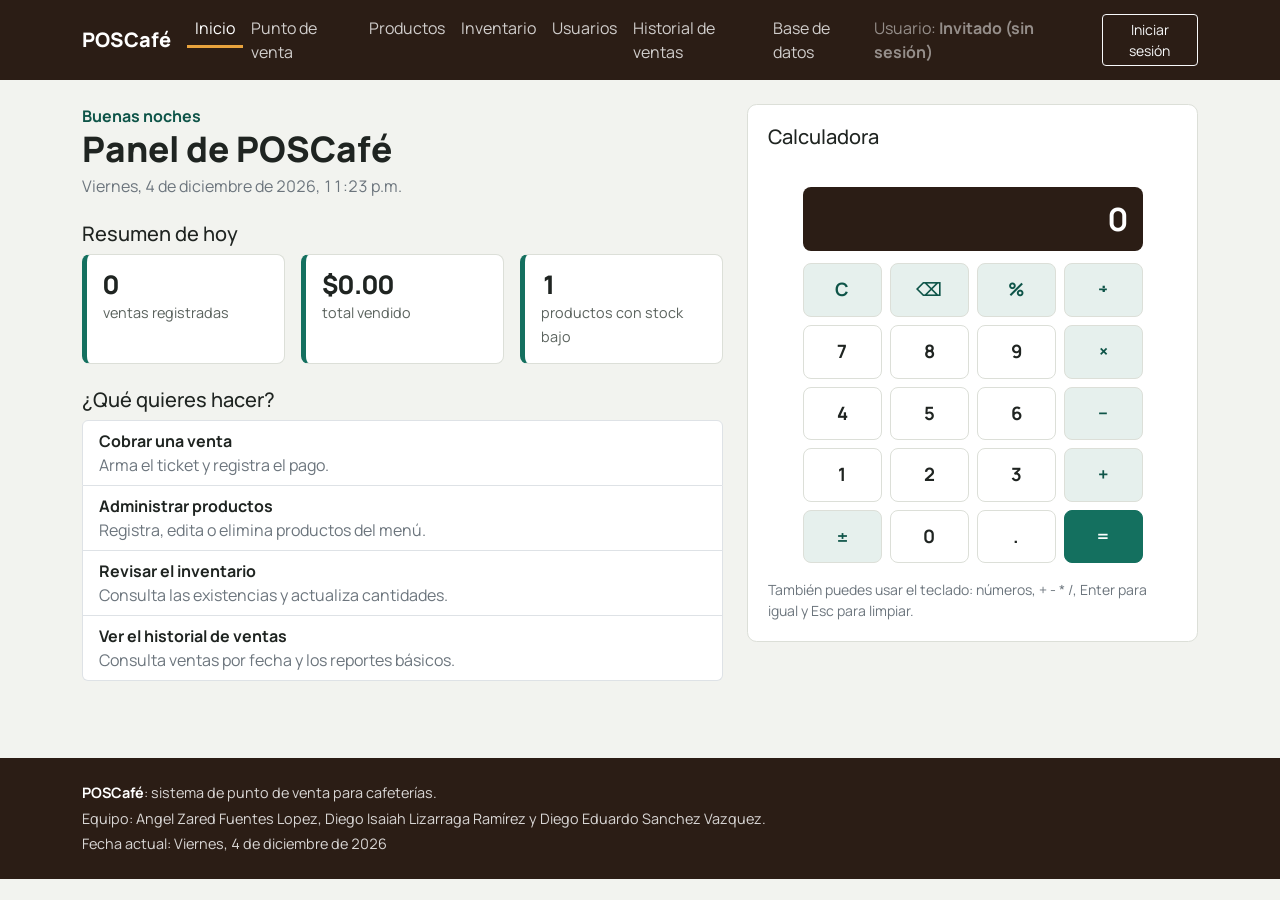
<file: index.html>
<!DOCTYPE html>
<html lang="es">
<head>
  <meta charset="utf-8">
  <meta name="viewport" content="width=device-width, initial-scale=1">
  <title>Inicio | POSCafé</title>
  <link rel="preconnect" href="https://fonts.googleapis.com">
  <link rel="preconnect" href="https://fonts.gstatic.com" crossorigin>
  <link rel="stylesheet" href="https://fonts.googleapis.com/css2?family=Manrope:wght@400;500;600;700;800&amp;display=swap">
  <link rel="stylesheet" href="https://cdn.jsdelivr.net/npm/bootstrap@5.3.3/dist/css/bootstrap.min.css">
  <link rel="stylesheet" href="css/estilos.css">
</head>
<body>
  <header>
    <nav class="navbar navbar-expand-lg navbar-dark menu-principal" aria-label="Menú principal">
      <div class="container">
        <a class="navbar-brand" href="index.html">POSCafé</a>
        <button class="navbar-toggler" type="button" data-bs-toggle="collapse" data-bs-target="#menu" aria-controls="menu" aria-expanded="false" aria-label="Abrir o cerrar el menú">
          <span class="navbar-toggler-icon"></span>
        </button>
        <div class="collapse navbar-collapse" id="menu">
          <ul class="navbar-nav me-auto mb-2 mb-lg-0">
          <li class="nav-item"><a class="nav-link active" aria-current="page" href="index.html">Inicio</a></li>
          <li class="nav-item"><a class="nav-link" href="pos.html">Punto de venta</a></li>
          <li class="nav-item"><a class="nav-link" href="productos.html">Productos</a></li>
          <li class="nav-item"><a class="nav-link" href="inventario.html">Inventario</a></li>
          <li class="nav-item"><a class="nav-link" href="usuarios.html">Usuarios</a></li>
          <li class="nav-item"><a class="nav-link" href="ventas.html">Historial de ventas</a></li>
          <li class="nav-item"><a class="nav-link" href="base-datos.html">Base de datos</a></li>
          </ul>
          <div id="zona-sesion" class="d-flex align-items-center"></div>
        </div>
      </div>
    </nav>
  </header>

  <div id="avisos" class="avisos" aria-live="polite"></div>

  <main class="container py-4">
    <div class="row g-4">
      <div class="col-lg-7">
        <p class="saludo" data-saludo></p>
        <h1 class="mb-1">Panel de POSCafé</h1>
        <p class="text-secondary mb-4"><span data-fecha></span>, <span data-hora></span></p>

        <h2 class="h5">Resumen de hoy</h2>
        <div class="row g-3 mb-4">
          <div class="col-sm-4"><div class="dato"><span class="dato-valor" id="res-ventas">0</span><span class="dato-etiqueta">ventas registradas</span></div></div>
          <div class="col-sm-4"><div class="dato"><span class="dato-valor" id="res-total">$0.00</span><span class="dato-etiqueta">total vendido</span></div></div>
          <div class="col-sm-4"><div class="dato"><span class="dato-valor" id="res-stock">0</span><span class="dato-etiqueta">productos con stock bajo</span></div></div>
        </div>

        <h2 class="h5">¿Qué quieres hacer?</h2>
        <div class="list-group">
          <a class="list-group-item list-group-item-action" href="pos.html"><strong>Cobrar una venta</strong><br><span class="text-secondary">Arma el ticket y registra el pago.</span></a>
          <a class="list-group-item list-group-item-action" href="productos.html"><strong>Administrar productos</strong><br><span class="text-secondary">Registra, edita o elimina productos del menú.</span></a>
          <a class="list-group-item list-group-item-action" href="inventario.html"><strong>Revisar el inventario</strong><br><span class="text-secondary">Consulta las existencias y actualiza cantidades.</span></a>
          <a class="list-group-item list-group-item-action" href="ventas.html"><strong>Ver el historial de ventas</strong><br><span class="text-secondary">Consulta ventas por fecha y los reportes básicos.</span></a>
        </div>
      </div>

      <div class="col-lg-5">
        <section class="tarjeta" aria-labelledby="titulo-calc">
          <h2 id="titulo-calc" class="h5 mb-3">Calculadora</h2>
          <div id="calculadora" class="calc">
            <div id="calc-expresion" class="calc-expresion"></div>
            <output id="calc-pantalla" class="calc-pantalla" aria-live="polite">0</output>
            <div class="calc-teclas">
            <button type="button" class="calc-tecla op" data-tecla="C" aria-label="Limpiar">C</button>
            <button type="button" class="calc-tecla op" data-tecla="⌫" aria-label="Borrar el último dígito">⌫</button>
            <button type="button" class="calc-tecla op" data-tecla="%" aria-label="Porcentaje">%</button>
            <button type="button" class="calc-tecla op" data-tecla="÷" aria-label="Dividir">÷</button>
            <button type="button" class="calc-tecla" data-tecla="7">7</button>
            <button type="button" class="calc-tecla" data-tecla="8">8</button>
            <button type="button" class="calc-tecla" data-tecla="9">9</button>
            <button type="button" class="calc-tecla op" data-tecla="×" aria-label="Multiplicar">×</button>
            <button type="button" class="calc-tecla" data-tecla="4">4</button>
            <button type="button" class="calc-tecla" data-tecla="5">5</button>
            <button type="button" class="calc-tecla" data-tecla="6">6</button>
            <button type="button" class="calc-tecla op" data-tecla="−" aria-label="Restar">−</button>
            <button type="button" class="calc-tecla" data-tecla="1">1</button>
            <button type="button" class="calc-tecla" data-tecla="2">2</button>
            <button type="button" class="calc-tecla" data-tecla="3">3</button>
            <button type="button" class="calc-tecla op" data-tecla="+" aria-label="Sumar">+</button>
            <button type="button" class="calc-tecla op" data-tecla="±" aria-label="Cambiar signo">±</button>
            <button type="button" class="calc-tecla" data-tecla="0">0</button>
            <button type="button" class="calc-tecla" data-tecla="." aria-label="Punto decimal">.</button>
            <button type="button" class="calc-tecla igual" data-tecla="=" aria-label="Igual">=</button>
            </div>
          </div>
          <p class="text-secondary small mt-3 mb-0">También puedes usar el teclado: números, + - * /, Enter para igual y Esc para limpiar.</p>
        </section>
      </div>
    </div>
  </main>

  <footer class="pie">
    <div class="container">
      <p class="mb-1"><strong>POSCafé</strong>: sistema de punto de venta para cafeterías.</p>
      <p class="mb-1">Equipo: Angel Zared Fuentes Lopez, Diego Isaiah Lizarraga Ramírez y Diego Eduardo Sanchez Vazquez.</p>
      <p class="mb-0">Fecha actual: <span data-fecha></span></p>
    </div>
  </footer>

  <script src="https://cdn.jsdelivr.net/npm/bootstrap@5.3.3/dist/js/bootstrap.bundle.min.js"></script>
  <script src="js/logica.js"></script>
  <script src="js/datos.js"></script>
  <script src="js/almacen.js"></script>
  <script src="js/api.js"></script>
  <script src="js/fecha.js"></script>
  <script src="js/formularios.js"></script>
  <script src="js/validaciones.js"></script>
  <script src="js/app.js"></script>
  <script src="js/index.js"></script>
  <script src="js/calculadora.js"></script>
</body>
</html>
</file>
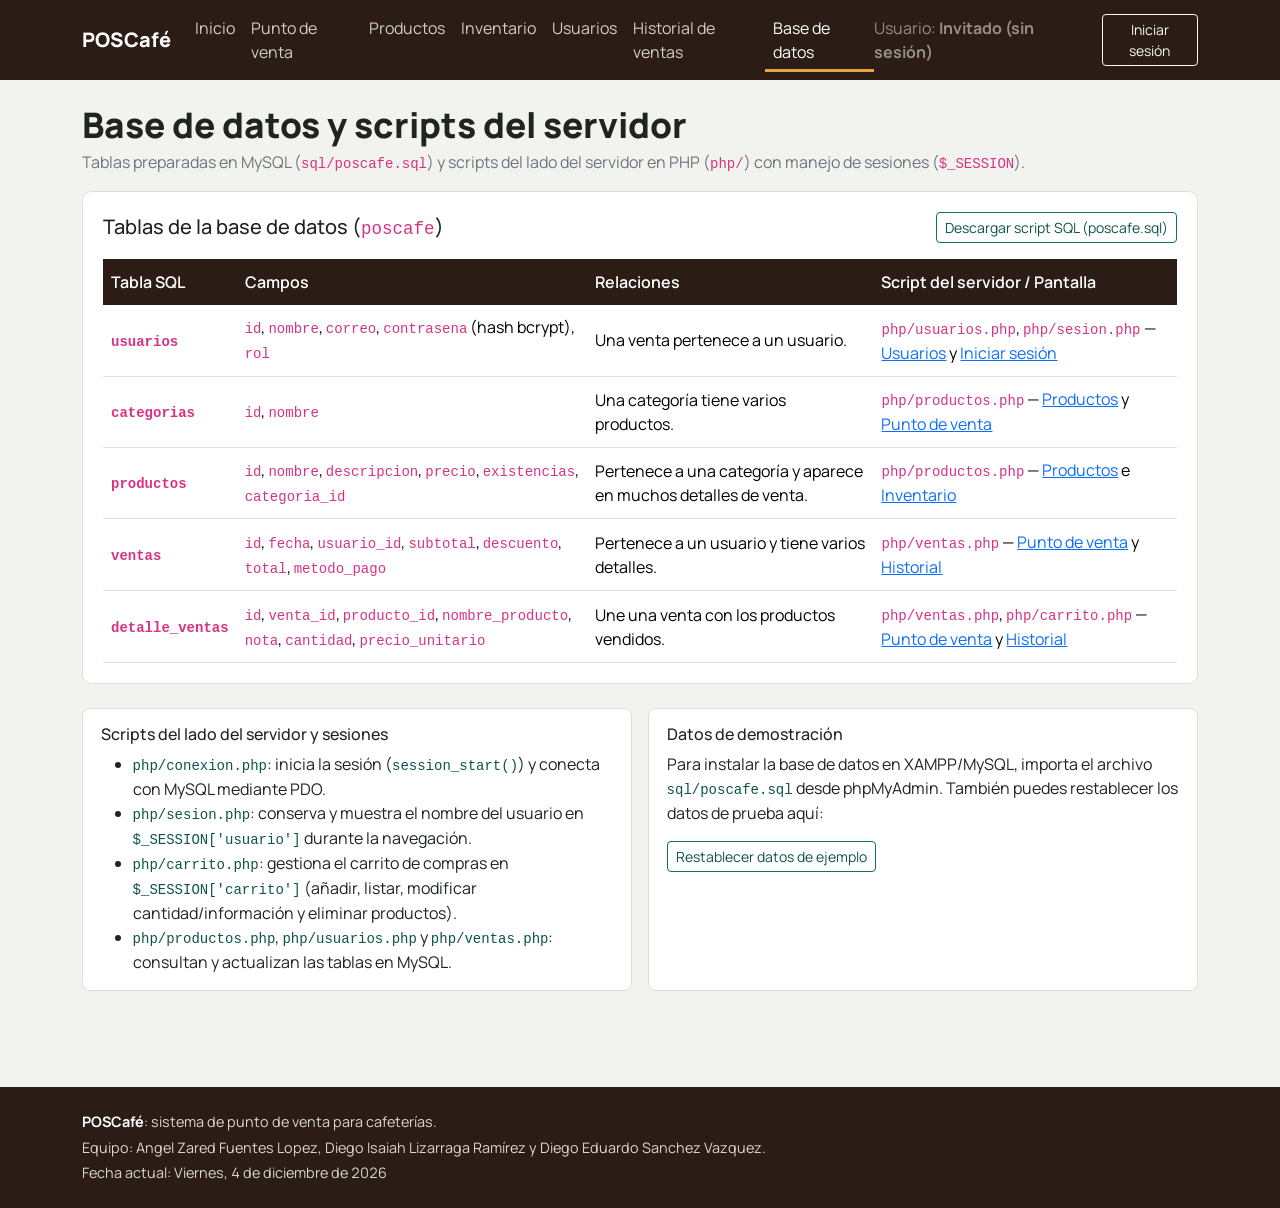
<file: base-datos.html>
<!DOCTYPE html>
<html lang="es">
<head>
  <meta charset="utf-8">
  <meta name="viewport" content="width=device-width, initial-scale=1">
  <title>Base de datos | POSCafé</title>
  <link rel="preconnect" href="https://fonts.googleapis.com">
  <link rel="preconnect" href="https://fonts.gstatic.com" crossorigin>
  <link rel="stylesheet" href="https://fonts.googleapis.com/css2?family=Manrope:wght@400;500;600;700;800&amp;display=swap">
  <link rel="stylesheet" href="https://cdn.jsdelivr.net/npm/bootstrap@5.3.3/dist/css/bootstrap.min.css">
  <link rel="stylesheet" href="css/estilos.css">
</head>
<body>
  <header>
    <nav class="navbar navbar-expand-lg navbar-dark menu-principal" aria-label="Menú principal">
      <div class="container">
        <a class="navbar-brand" href="index.html">POSCafé</a>
        <button class="navbar-toggler" type="button" data-bs-toggle="collapse" data-bs-target="#menu" aria-controls="menu" aria-expanded="false" aria-label="Abrir o cerrar el menú">
          <span class="navbar-toggler-icon"></span>
        </button>
        <div class="collapse navbar-collapse" id="menu">
          <ul class="navbar-nav me-auto mb-2 mb-lg-0">
          <li class="nav-item"><a class="nav-link" href="index.html">Inicio</a></li>
          <li class="nav-item"><a class="nav-link" href="pos.html">Punto de venta</a></li>
          <li class="nav-item"><a class="nav-link" href="productos.html">Productos</a></li>
          <li class="nav-item"><a class="nav-link" href="inventario.html">Inventario</a></li>
          <li class="nav-item"><a class="nav-link" href="usuarios.html">Usuarios</a></li>
          <li class="nav-item"><a class="nav-link" href="ventas.html">Historial de ventas</a></li>
          <li class="nav-item"><a class="nav-link active" aria-current="page" href="base-datos.html">Base de datos</a></li>
          </ul>
          <div id="zona-sesion" class="d-flex align-items-center"></div>
        </div>
      </div>
    </nav>
  </header>

  <div id="avisos" class="avisos" aria-live="polite"></div>

  <main class="container py-4">
    <h1 class="mb-1">Base de datos y scripts del servidor</h1>
    <p class="text-secondary">Tablas preparadas en MySQL (<code>sql/poscafe.sql</code>) y scripts del lado del servidor en PHP (<code>php/</code>) con manejo de sesiones (<code>$_SESSION</code>).</p>

    <section class="tarjeta mb-4" aria-labelledby="titulo-tablas">
      <div class="d-flex flex-wrap justify-content-between align-items-center gap-2 mb-3">
        <h2 id="titulo-tablas" class="h5 mb-0">Tablas de la base de datos (<code>poscafe</code>)</h2>
        <a href="sql/poscafe.sql" class="btn btn-sm btn-outline-primary" download>Descargar script SQL (poscafe.sql)</a>
      </div>
      <div class="table-responsive">
        <table class="table align-middle mb-0">
          <thead>
            <tr><th scope="col">Tabla SQL</th><th scope="col">Campos</th><th scope="col">Relaciones</th><th scope="col">Script del servidor / Pantalla</th></tr>
          </thead>
          <tbody>
            <tr>
              <th scope="row"><code>usuarios</code></th>
              <td><code>id</code>, <code>nombre</code>, <code>correo</code>, <code>contrasena</code> (hash bcrypt), <code>rol</code></td>
              <td>Una venta pertenece a un usuario.</td>
              <td><code>php/usuarios.php</code>, <code>php/sesion.php</code> — <a href="usuarios.html">Usuarios</a> y <a href="login.html">Iniciar sesión</a></td>
            </tr>
            <tr>
              <th scope="row"><code>categorias</code></th>
              <td><code>id</code>, <code>nombre</code></td>
              <td>Una categoría tiene varios productos.</td>
              <td><code>php/productos.php</code> — <a href="productos.html">Productos</a> y <a href="pos.html">Punto de venta</a></td>
            </tr>
            <tr>
              <th scope="row"><code>productos</code></th>
              <td><code>id</code>, <code>nombre</code>, <code>descripcion</code>, <code>precio</code>, <code>existencias</code>, <code>categoria_id</code></td>
              <td>Pertenece a una categoría y aparece en muchos detalles de venta.</td>
              <td><code>php/productos.php</code> — <a href="productos.html">Productos</a> e <a href="inventario.html">Inventario</a></td>
            </tr>
            <tr>
              <th scope="row"><code>ventas</code></th>
              <td><code>id</code>, <code>fecha</code>, <code>usuario_id</code>, <code>subtotal</code>, <code>descuento</code>, <code>total</code>, <code>metodo_pago</code></td>
              <td>Pertenece a un usuario y tiene varios detalles.</td>
              <td><code>php/ventas.php</code> — <a href="pos.html">Punto de venta</a> y <a href="ventas.html">Historial</a></td>
            </tr>
            <tr>
              <th scope="row"><code>detalle_ventas</code></th>
              <td><code>id</code>, <code>venta_id</code>, <code>producto_id</code>, <code>nombre_producto</code>, <code>nota</code>, <code>cantidad</code>, <code>precio_unitario</code></td>
              <td>Une una venta con los productos vendidos.</td>
              <td><code>php/ventas.php</code>, <code>php/carrito.php</code> — <a href="pos.html">Punto de venta</a> y <a href="ventas.html">Historial</a></td>
            </tr>
          </tbody>
        </table>
      </div>
    </section>

    <div class="row g-3 mb-4">
      <div class="col-md-6">
        <section class="cuadro-bd" aria-labelledby="titulo-prep">
          <h2 id="titulo-prep" class="h6">Scripts del lado del servidor y sesiones</h2>
          <ul class="mb-0">
            <li><code>php/conexion.php</code>: inicia la sesión (<code>session_start()</code>) y conecta con MySQL mediante PDO.</li>
            <li><code>php/sesion.php</code>: conserva y muestra el nombre del usuario en <code>$_SESSION['usuario']</code> durante la navegación.</li>
            <li><code>php/carrito.php</code>: gestiona el carrito de compras en <code>$_SESSION['carrito']</code> (añadir, listar, modificar cantidad/información y eliminar productos).</li>
            <li><code>php/productos.php</code>, <code>php/usuarios.php</code> y <code>php/ventas.php</code>: consultan y actualizan las tablas en MySQL.</li>
          </ul>
        </section>
      </div>
      <div class="col-md-6">
        <section class="cuadro-bd" aria-labelledby="titulo-datos-demo">
          <h2 id="titulo-datos-demo" class="h6">Datos de demostración</h2>
          <p>Para instalar la base de datos en XAMPP/MySQL, importa el archivo <code>sql/poscafe.sql</code> desde phpMyAdmin. También puedes restablecer los datos de prueba aquí:</p>
          <button type="button" class="btn btn-outline-primary btn-sm" id="btn-restablecer">Restablecer datos de ejemplo</button>
        </section>
      </div>
    </div>
  </main>

  <footer class="pie">
    <div class="container">
      <p class="mb-1"><strong>POSCafé</strong>: sistema de punto de venta para cafeterías.</p>
      <p class="mb-1">Equipo: Angel Zared Fuentes Lopez, Diego Isaiah Lizarraga Ramírez y Diego Eduardo Sanchez Vazquez.</p>
      <p class="mb-0">Fecha actual: <span data-fecha></span></p>
    </div>
  </footer>

  <script src="https://cdn.jsdelivr.net/npm/bootstrap@5.3.3/dist/js/bootstrap.bundle.min.js"></script>
  <script src="js/logica.js"></script>
  <script src="js/datos.js"></script>
  <script src="js/almacen.js"></script>
  <script src="js/api.js"></script>
  <script src="js/fecha.js"></script>
  <script src="js/formularios.js"></script>
  <script src="js/validaciones.js"></script>
  <script src="js/app.js"></script>
  <script src="js/base-datos.js"></script>
</body>
</html>
</file>
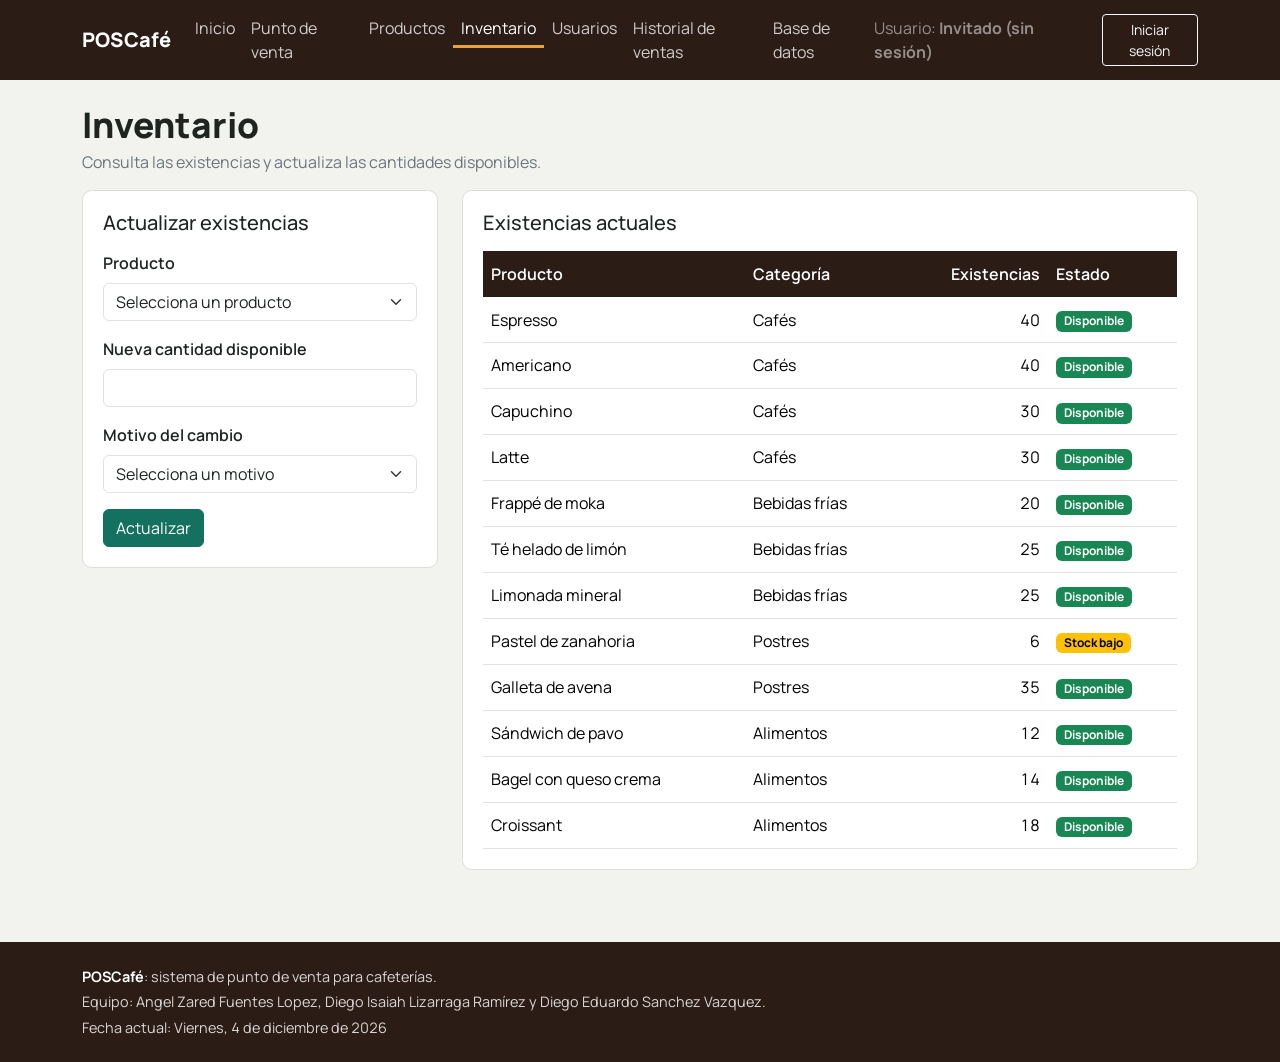
<file: inventario.html>
<!DOCTYPE html>
<html lang="es">
<head>
  <meta charset="utf-8">
  <meta name="viewport" content="width=device-width, initial-scale=1">
  <title>Inventario | POSCafé</title>
  <link rel="preconnect" href="https://fonts.googleapis.com">
  <link rel="preconnect" href="https://fonts.gstatic.com" crossorigin>
  <link rel="stylesheet" href="https://fonts.googleapis.com/css2?family=Manrope:wght@400;500;600;700;800&amp;display=swap">
  <link rel="stylesheet" href="https://cdn.jsdelivr.net/npm/bootstrap@5.3.3/dist/css/bootstrap.min.css">
  <link rel="stylesheet" href="css/estilos.css">
</head>
<body>
  <header>
    <nav class="navbar navbar-expand-lg navbar-dark menu-principal" aria-label="Menú principal">
      <div class="container">
        <a class="navbar-brand" href="index.html">POSCafé</a>
        <button class="navbar-toggler" type="button" data-bs-toggle="collapse" data-bs-target="#menu" aria-controls="menu" aria-expanded="false" aria-label="Abrir o cerrar el menú">
          <span class="navbar-toggler-icon"></span>
        </button>
        <div class="collapse navbar-collapse" id="menu">
          <ul class="navbar-nav me-auto mb-2 mb-lg-0">
          <li class="nav-item"><a class="nav-link" href="index.html">Inicio</a></li>
          <li class="nav-item"><a class="nav-link" href="pos.html">Punto de venta</a></li>
          <li class="nav-item"><a class="nav-link" href="productos.html">Productos</a></li>
          <li class="nav-item"><a class="nav-link active" aria-current="page" href="inventario.html">Inventario</a></li>
          <li class="nav-item"><a class="nav-link" href="usuarios.html">Usuarios</a></li>
          <li class="nav-item"><a class="nav-link" href="ventas.html">Historial de ventas</a></li>
          <li class="nav-item"><a class="nav-link" href="base-datos.html">Base de datos</a></li>
          </ul>
          <div id="zona-sesion" class="d-flex align-items-center"></div>
        </div>
      </div>
    </nav>
  </header>

  <div id="avisos" class="avisos" aria-live="polite"></div>

  <main class="container py-4">
    <h1 class="mb-1">Inventario</h1>
    <p class="text-secondary">Consulta las existencias y actualiza las cantidades disponibles.</p>
    <div class="row g-4">
      <div class="col-lg-4">
        <section class="tarjeta" aria-labelledby="titulo-inv">
          <h2 id="titulo-inv" class="h5 mb-3">Actualizar existencias</h2>
          <form id="form-inventario" novalidate>
            <div class="mb-3">
              <label for="productoId" class="form-label">Producto</label>
              <select class="form-select" id="productoId" name="productoId"></select>
              <div class="invalid-feedback" data-error="productoId"></div>
            </div>
            <div class="mb-3">
              <label for="cantidad" class="form-label">Nueva cantidad disponible</label>
              <input type="number" class="form-control" id="cantidad" name="cantidad" min="0" step="any" inputmode="numeric">
              <div class="invalid-feedback" data-error="cantidad"></div>
            </div>
            <div class="mb-3">
              <label for="motivo" class="form-label">Motivo del cambio</label>
              <select class="form-select" id="motivo" name="motivo">
                <option value="">Selecciona un motivo</option>
                <option value="Reabastecimiento">Reabastecimiento</option>
                <option value="Conteo de inventario">Conteo de inventario</option>
                <option value="Merma">Merma</option>
              </select>
              <div class="invalid-feedback" data-error="motivo"></div>
            </div>
            <button type="submit" class="btn btn-primary">Actualizar</button>
          </form>
        </section>
      </div>
      <div class="col-lg-8">
        <section class="tarjeta" aria-labelledby="titulo-exist">
          <h2 id="titulo-exist" class="h5 mb-3">Existencias actuales</h2>
          <div class="table-responsive">
            <table class="table align-middle mb-0">
              <thead>
                <tr><th scope="col">Producto</th><th scope="col">Categoría</th><th scope="col" class="text-end">Existencias</th><th scope="col">Estado</th></tr>
              </thead>
              <tbody id="tabla-inventario"></tbody>
            </table>
          </div>
        </section>
      </div>
    </div>
  </main>

  <footer class="pie">
    <div class="container">
      <p class="mb-1"><strong>POSCafé</strong>: sistema de punto de venta para cafeterías.</p>
      <p class="mb-1">Equipo: Angel Zared Fuentes Lopez, Diego Isaiah Lizarraga Ramírez y Diego Eduardo Sanchez Vazquez.</p>
      <p class="mb-0">Fecha actual: <span data-fecha></span></p>
    </div>
  </footer>

  <script src="https://cdn.jsdelivr.net/npm/bootstrap@5.3.3/dist/js/bootstrap.bundle.min.js"></script>
  <script src="js/logica.js"></script>
  <script src="js/datos.js"></script>
  <script src="js/almacen.js"></script>
  <script src="js/api.js"></script>
  <script src="js/fecha.js"></script>
  <script src="js/formularios.js"></script>
  <script src="js/validaciones.js"></script>
  <script src="js/app.js"></script>
  <script src="js/inventario.js"></script>
</body>
</html>
</file>
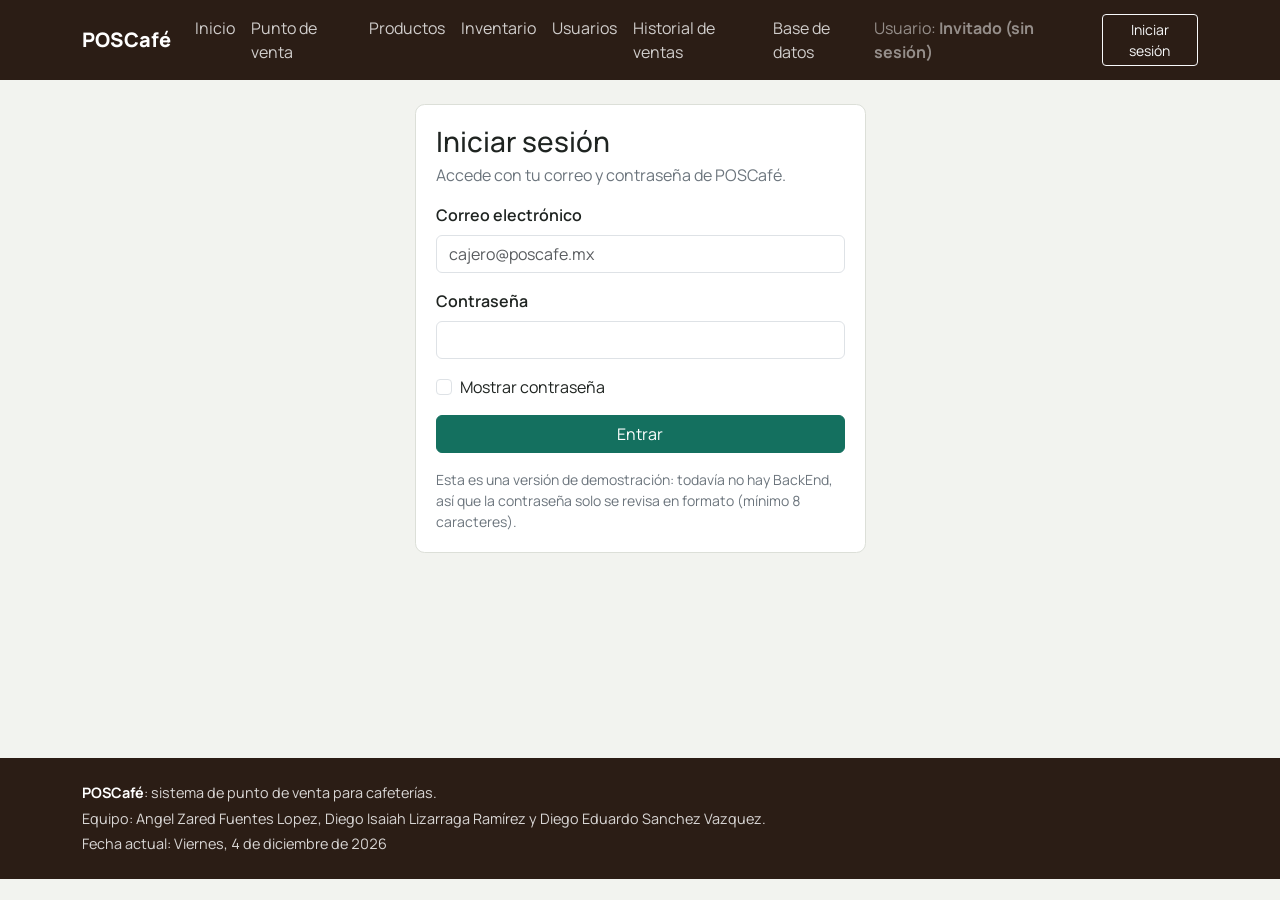
<file: login.html>
<!DOCTYPE html>
<html lang="es">
<head>
  <meta charset="utf-8">
  <meta name="viewport" content="width=device-width, initial-scale=1">
  <title>Iniciar sesión | POSCafé</title>
  <link rel="preconnect" href="https://fonts.googleapis.com">
  <link rel="preconnect" href="https://fonts.gstatic.com" crossorigin>
  <link rel="stylesheet" href="https://fonts.googleapis.com/css2?family=Manrope:wght@400;500;600;700;800&amp;display=swap">
  <link rel="stylesheet" href="https://cdn.jsdelivr.net/npm/bootstrap@5.3.3/dist/css/bootstrap.min.css">
  <link rel="stylesheet" href="css/estilos.css">
</head>
<body>
  <header>
    <nav class="navbar navbar-expand-lg navbar-dark menu-principal" aria-label="Menú principal">
      <div class="container">
        <a class="navbar-brand" href="index.html">POSCafé</a>
        <button class="navbar-toggler" type="button" data-bs-toggle="collapse" data-bs-target="#menu" aria-controls="menu" aria-expanded="false" aria-label="Abrir o cerrar el menú">
          <span class="navbar-toggler-icon"></span>
        </button>
        <div class="collapse navbar-collapse" id="menu">
          <ul class="navbar-nav me-auto mb-2 mb-lg-0">
          <li class="nav-item"><a class="nav-link" href="index.html">Inicio</a></li>
          <li class="nav-item"><a class="nav-link" href="pos.html">Punto de venta</a></li>
          <li class="nav-item"><a class="nav-link" href="productos.html">Productos</a></li>
          <li class="nav-item"><a class="nav-link" href="inventario.html">Inventario</a></li>
          <li class="nav-item"><a class="nav-link" href="usuarios.html">Usuarios</a></li>
          <li class="nav-item"><a class="nav-link" href="ventas.html">Historial de ventas</a></li>
          <li class="nav-item"><a class="nav-link" href="base-datos.html">Base de datos</a></li>
          </ul>
          <div id="zona-sesion" class="d-flex align-items-center"></div>
        </div>
      </div>
    </nav>
  </header>

  <div id="avisos" class="avisos" aria-live="polite"></div>

  <main class="container py-4">
    <div class="row justify-content-center">
      <div class="col-md-8 col-lg-5">
        <section class="tarjeta">
          <h1 class="h3 mb-1">Iniciar sesión</h1>
          <p class="text-secondary">Accede con tu correo y contraseña de POSCafé.</p>
          <form id="form-login" novalidate>
            <div class="mb-3">
              <label for="correo" class="form-label">Correo electrónico</label>
              <input type="email" class="form-control" id="correo" name="correo" autocomplete="username" placeholder="cajero@poscafe.mx">
              <div class="invalid-feedback" data-error="correo"></div>
            </div>
            <div class="mb-3">
              <label for="contrasena" class="form-label">Contraseña</label>
              <input type="password" class="form-control" id="contrasena" name="contrasena" autocomplete="current-password">
              <div class="invalid-feedback" data-error="contrasena"></div>
            </div>
            <div class="form-check mb-3">
              <input class="form-check-input" type="checkbox" id="mostrar" name="mostrar">
              <label class="form-check-label" for="mostrar">Mostrar contraseña</label>
            </div>
            <button type="submit" class="btn btn-primary w-100">Entrar</button>
          </form>
          <p class="text-secondary small mt-3 mb-0">Esta es una versión de demostración: todavía no hay BackEnd, así que la contraseña solo se revisa en formato (mínimo 8 caracteres).</p>
        </section>
      </div>
    </div>
  </main>

  <footer class="pie">
    <div class="container">
      <p class="mb-1"><strong>POSCafé</strong>: sistema de punto de venta para cafeterías.</p>
      <p class="mb-1">Equipo: Angel Zared Fuentes Lopez, Diego Isaiah Lizarraga Ramírez y Diego Eduardo Sanchez Vazquez.</p>
      <p class="mb-0">Fecha actual: <span data-fecha></span></p>
    </div>
  </footer>

  <script src="https://cdn.jsdelivr.net/npm/bootstrap@5.3.3/dist/js/bootstrap.bundle.min.js"></script>
  <script src="js/logica.js"></script>
  <script src="js/datos.js"></script>
  <script src="js/almacen.js"></script>
  <script src="js/api.js"></script>
  <script src="js/fecha.js"></script>
  <script src="js/formularios.js"></script>
  <script src="js/validaciones.js"></script>
  <script src="js/app.js"></script>
  <script src="js/login.js"></script>
</body>
</html>
</file>
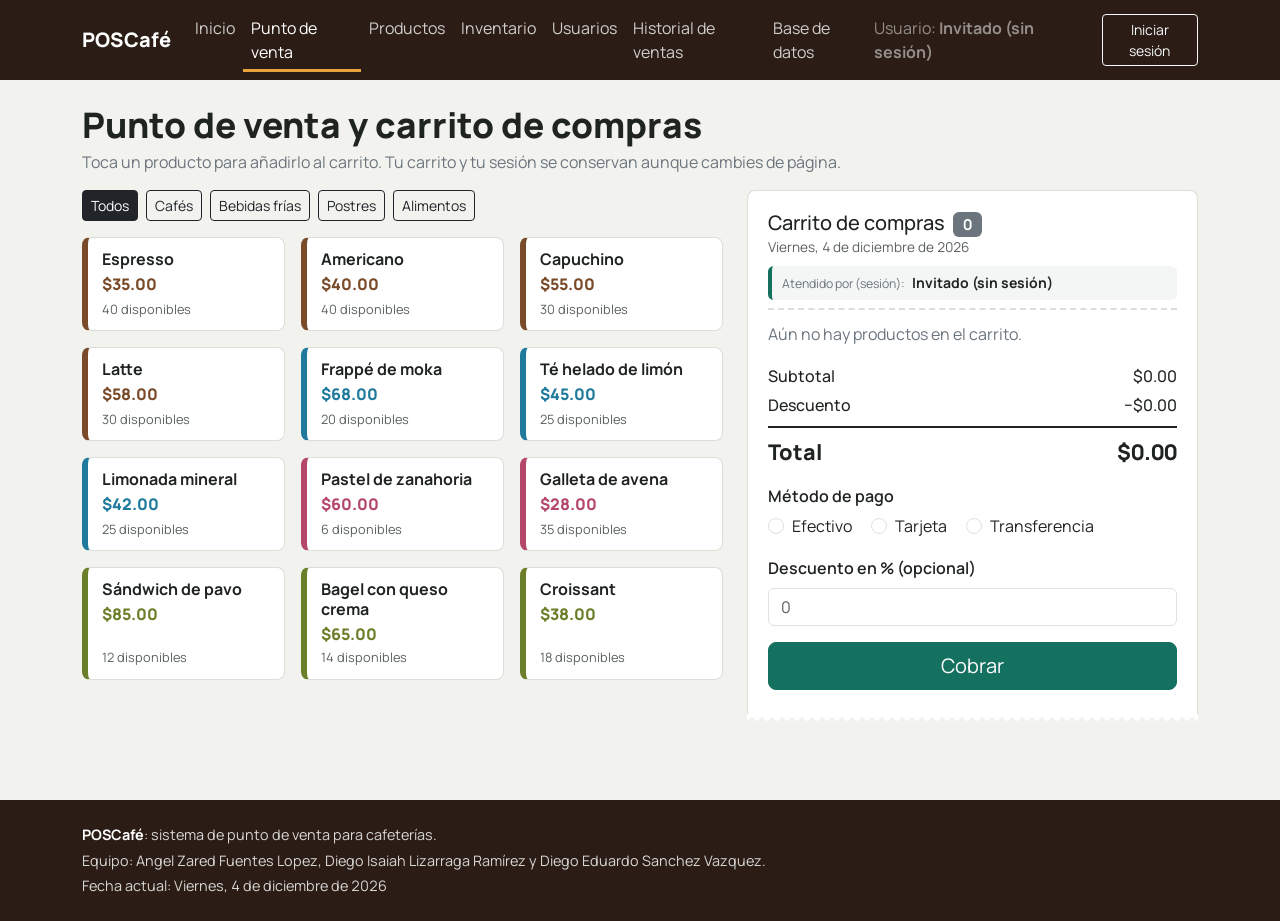
<file: pos.html>
<!DOCTYPE html>
<html lang="es">
<head>
  <meta charset="utf-8">
  <meta name="viewport" content="width=device-width, initial-scale=1">
  <title>Punto de venta y Carrito | POSCafé</title>
  <link rel="preconnect" href="https://fonts.googleapis.com">
  <link rel="preconnect" href="https://fonts.gstatic.com" crossorigin>
  <link rel="stylesheet" href="https://fonts.googleapis.com/css2?family=Manrope:wght@400;500;600;700;800&amp;display=swap">
  <link rel="stylesheet" href="https://cdn.jsdelivr.net/npm/bootstrap@5.3.3/dist/css/bootstrap.min.css">
  <link rel="stylesheet" href="css/estilos.css">
</head>
<body>
  <header>
    <nav class="navbar navbar-expand-lg navbar-dark menu-principal" aria-label="Menú principal">
      <div class="container">
        <a class="navbar-brand" href="index.html">POSCafé</a>
        <button class="navbar-toggler" type="button" data-bs-toggle="collapse" data-bs-target="#menu" aria-controls="menu" aria-expanded="false" aria-label="Abrir o cerrar el menú">
          <span class="navbar-toggler-icon"></span>
        </button>
        <div class="collapse navbar-collapse" id="menu">
          <ul class="navbar-nav me-auto mb-2 mb-lg-0">
          <li class="nav-item"><a class="nav-link" href="index.html">Inicio</a></li>
          <li class="nav-item"><a class="nav-link active" aria-current="page" href="pos.html">Punto de venta</a></li>
          <li class="nav-item"><a class="nav-link" href="productos.html">Productos</a></li>
          <li class="nav-item"><a class="nav-link" href="inventario.html">Inventario</a></li>
          <li class="nav-item"><a class="nav-link" href="usuarios.html">Usuarios</a></li>
          <li class="nav-item"><a class="nav-link" href="ventas.html">Historial de ventas</a></li>
          <li class="nav-item"><a class="nav-link" href="base-datos.html">Base de datos</a></li>
          </ul>
          <div id="zona-sesion" class="d-flex align-items-center"></div>
        </div>
      </div>
    </nav>
  </header>

  <div id="avisos" class="avisos" aria-live="polite"></div>

  <main class="container py-4">
    <h1 class="mb-1">Punto de venta y carrito de compras</h1>
    <p class="text-secondary">Toca un producto para añadirlo al carrito. Tu carrito y tu sesión se conservan aunque cambies de página.</p>
    <div class="row g-4">
      <div class="col-lg-7">
        <div id="filtros-categoria" class="d-flex flex-wrap gap-2 mb-3" role="group" aria-label="Filtrar por categoría"></div>
        <div id="lista-productos" class="row g-3"></div>
      </div>

      <div class="col-lg-5">
        <aside class="ticket" aria-labelledby="titulo-ticket">
          <div class="d-flex justify-content-between align-items-start gap-2 mb-1">
            <div>
              <h2 id="titulo-ticket" class="h5 mb-0">Carrito de compras <span id="resumen-unidades" class="badge text-bg-secondary ms-1">0</span></h2>
              <p class="ticket-fecha mb-1"><span data-fecha></span></p>
            </div>
            <button type="button" id="btn-vaciar" class="btn btn-sm btn-outline-danger d-none">Vaciar carrito</button>
          </div>

          <div class="usuario-ticket mb-2" aria-live="polite">
            <small class="text-secondary">Atendido por (sesión):</small>
            <strong id="ticket-usuario" class="ms-1">Invitado</strong>
          </div>

          <ul id="carrito" class="lista-ticket"></ul>
          <p id="carrito-vacio" class="text-secondary">Aún no hay productos en el carrito.</p>

          <!-- Formulario desplegable para modificar información o cantidad de un producto del carrito -->
          <form id="form-editar-carrito" class="edicion-carrito d-none mb-3" novalidate>
            <h3 class="h6 mb-2">Modificar producto en el carrito</h3>
            <input type="hidden" name="productoId">
            <div class="mb-2">
              <label for="edit-nombre" class="form-label small mb-1">Nombre o variante</label>
              <input type="text" class="form-control form-control-sm" id="edit-nombre" name="nombre" maxlength="50">
              <div class="invalid-feedback" data-error="nombre"></div>
            </div>
            <div class="row g-2 mb-2">
              <div class="col-6">
                <label for="edit-cantidad" class="form-label small mb-1">Cantidad</label>
                <input type="number" class="form-control form-control-sm" id="edit-cantidad" name="cantidad" min="1" step="1" inputmode="numeric">
                <div class="invalid-feedback" data-error="cantidad"></div>
              </div>
              <div class="col-6">
                <label for="edit-precio" class="form-label small mb-1">Precio unitario ($)</label>
                <input type="number" class="form-control form-control-sm" id="edit-precio" name="precioUnitario" min="0.01" step="0.01" inputmode="decimal">
                <div class="invalid-feedback" data-error="precioUnitario"></div>
              </div>
            </div>
            <div class="mb-2">
              <label for="edit-nota" class="form-label small mb-1">Nota o indicación (opcional)</label>
              <input type="text" class="form-control form-control-sm" id="edit-nota" name="nota" maxlength="120" placeholder="Ej. Deslactosada, sin azúcar">
              <div class="invalid-feedback" data-error="nota"></div>
            </div>
            <div class="d-flex gap-2">
              <button type="submit" class="btn btn-sm btn-primary">Guardar cambios</button>
              <button type="button" id="btn-cancelar-edicion" class="btn btn-sm btn-outline-secondary">Cancelar</button>
            </div>
          </form>

          <dl class="totales">
            <div><dt>Subtotal</dt><dd id="t-subtotal">$0.00</dd></div>
            <div><dt>Descuento</dt><dd id="t-descuento">−$0.00</dd></div>
            <div class="total-final"><dt>Total</dt><dd id="t-total">$0.00</dd></div>
          </dl>

          <form id="form-pago" novalidate>
            <fieldset class="mb-3">
              <legend class="h6">Método de pago</legend>
              <div class="form-check form-check-inline">
                <input class="form-check-input" type="radio" name="metodo" id="metodo-efectivo" value="Efectivo">
                <label class="form-check-label" for="metodo-efectivo">Efectivo</label>
              </div>
              <div class="form-check form-check-inline">
                <input class="form-check-input" type="radio" name="metodo" id="metodo-tarjeta" value="Tarjeta">
                <label class="form-check-label" for="metodo-tarjeta">Tarjeta</label>
              </div>
              <div class="form-check form-check-inline">
                <input class="form-check-input" type="radio" name="metodo" id="metodo-transferencia" value="Transferencia">
                <label class="form-check-label" for="metodo-transferencia">Transferencia</label>
              </div>
              <div class="invalid-feedback" data-error="metodo"></div>
            </fieldset>

            <div class="mb-3">
              <label for="descuento" class="form-label">Descuento en % (opcional)</label>
              <input type="number" class="form-control" id="descuento" name="descuento" min="0" max="100" step="any" inputmode="decimal" placeholder="0">
              <div class="invalid-feedback" data-error="descuento"></div>
            </div>

            <div class="mb-3 d-none" id="grupo-recibido">
              <label for="recibido" class="form-label">Monto recibido</label>
              <input type="number" class="form-control" id="recibido" name="recibido" min="0" step="0.01" inputmode="decimal">
              <div class="invalid-feedback" data-error="recibido"></div>
              <div class="form-text fw-semibold" id="cambio"></div>
            </div>

            <div class="invalid-feedback mb-2" data-error="carrito"></div>
            <button type="submit" class="btn btn-primary btn-lg w-100">Cobrar</button>
          </form>
        </aside>
      </div>
    </div>
  </main>

  <footer class="pie">
    <div class="container">
      <p class="mb-1"><strong>POSCafé</strong>: sistema de punto de venta para cafeterías.</p>
      <p class="mb-1">Equipo: Angel Zared Fuentes Lopez, Diego Isaiah Lizarraga Ramírez y Diego Eduardo Sanchez Vazquez.</p>
      <p class="mb-0">Fecha actual: <span data-fecha></span></p>
    </div>
  </footer>

  <script src="https://cdn.jsdelivr.net/npm/bootstrap@5.3.3/dist/js/bootstrap.bundle.min.js"></script>
  <script src="js/logica.js"></script>
  <script src="js/datos.js"></script>
  <script src="js/almacen.js"></script>
  <script src="js/api.js"></script>
  <script src="js/fecha.js"></script>
  <script src="js/formularios.js"></script>
  <script src="js/validaciones.js"></script>
  <script src="js/app.js"></script>
  <script src="js/pos.js"></script>
</body>
</html>
</file>
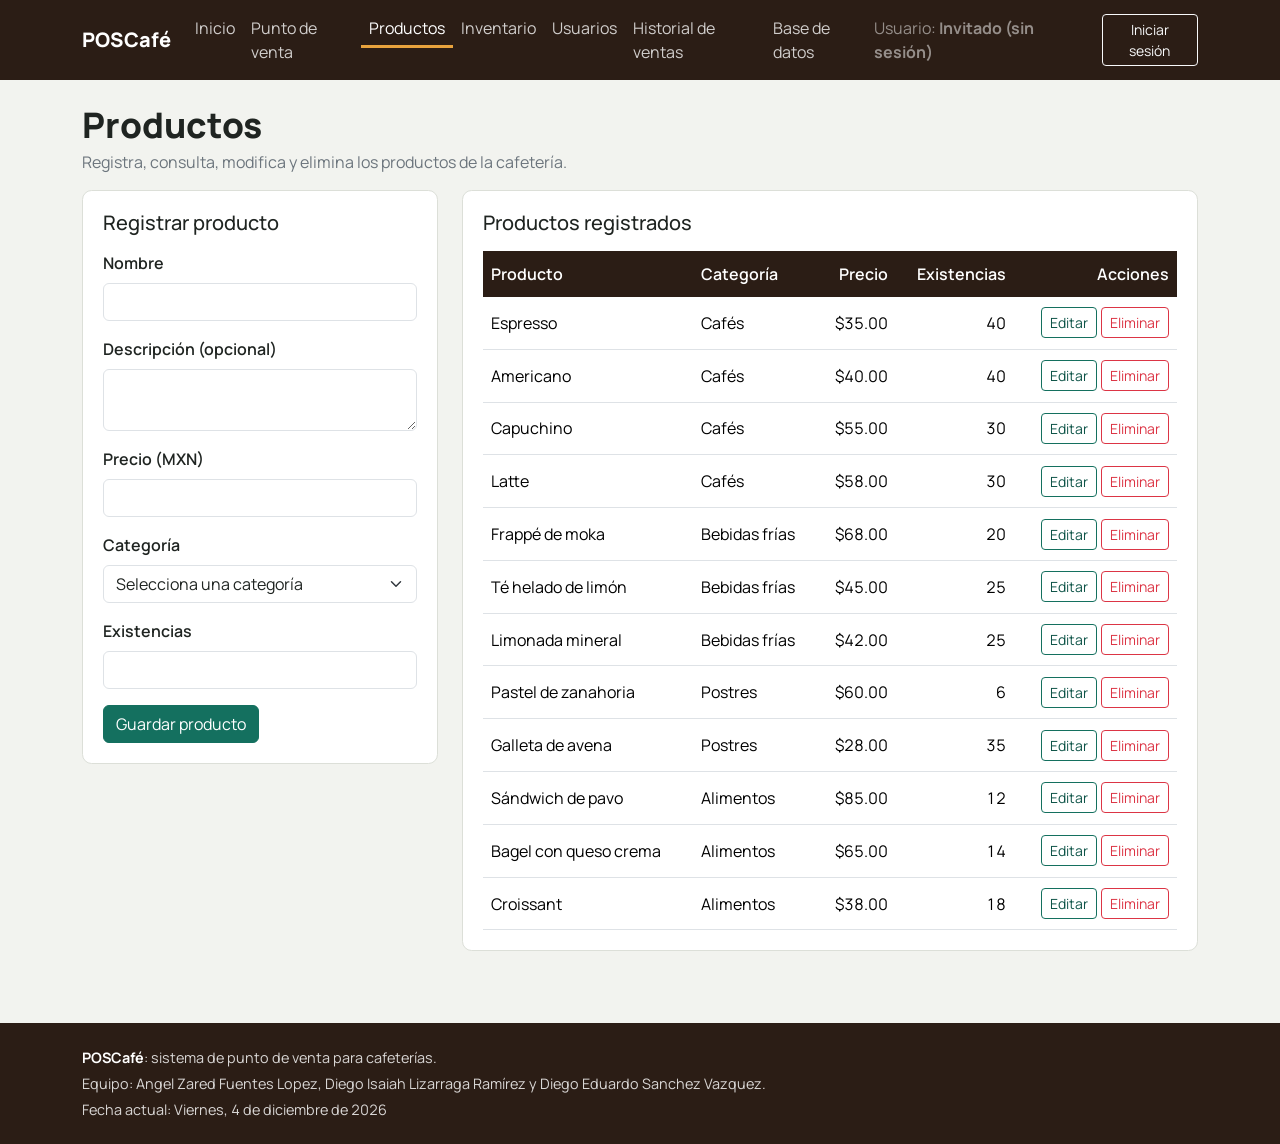
<file: productos.html>
<!DOCTYPE html>
<html lang="es">
<head>
  <meta charset="utf-8">
  <meta name="viewport" content="width=device-width, initial-scale=1">
  <title>Productos | POSCafé</title>
  <link rel="preconnect" href="https://fonts.googleapis.com">
  <link rel="preconnect" href="https://fonts.gstatic.com" crossorigin>
  <link rel="stylesheet" href="https://fonts.googleapis.com/css2?family=Manrope:wght@400;500;600;700;800&amp;display=swap">
  <link rel="stylesheet" href="https://cdn.jsdelivr.net/npm/bootstrap@5.3.3/dist/css/bootstrap.min.css">
  <link rel="stylesheet" href="css/estilos.css">
</head>
<body>
  <header>
    <nav class="navbar navbar-expand-lg navbar-dark menu-principal" aria-label="Menú principal">
      <div class="container">
        <a class="navbar-brand" href="index.html">POSCafé</a>
        <button class="navbar-toggler" type="button" data-bs-toggle="collapse" data-bs-target="#menu" aria-controls="menu" aria-expanded="false" aria-label="Abrir o cerrar el menú">
          <span class="navbar-toggler-icon"></span>
        </button>
        <div class="collapse navbar-collapse" id="menu">
          <ul class="navbar-nav me-auto mb-2 mb-lg-0">
          <li class="nav-item"><a class="nav-link" href="index.html">Inicio</a></li>
          <li class="nav-item"><a class="nav-link" href="pos.html">Punto de venta</a></li>
          <li class="nav-item"><a class="nav-link active" aria-current="page" href="productos.html">Productos</a></li>
          <li class="nav-item"><a class="nav-link" href="inventario.html">Inventario</a></li>
          <li class="nav-item"><a class="nav-link" href="usuarios.html">Usuarios</a></li>
          <li class="nav-item"><a class="nav-link" href="ventas.html">Historial de ventas</a></li>
          <li class="nav-item"><a class="nav-link" href="base-datos.html">Base de datos</a></li>
          </ul>
          <div id="zona-sesion" class="d-flex align-items-center"></div>
        </div>
      </div>
    </nav>
  </header>

  <div id="avisos" class="avisos" aria-live="polite"></div>

  <main class="container py-4">
    <h1 class="mb-1">Productos</h1>
    <p class="text-secondary">Registra, consulta, modifica y elimina los productos de la cafetería.</p>
    <div class="row g-4">
      <div class="col-lg-4">
        <section class="tarjeta" aria-labelledby="titulo-form">
          <h2 id="titulo-form" class="h5 mb-3">Registrar producto</h2>
          <form id="form-producto" novalidate>
            <input type="hidden" name="id" value="">
            <div class="mb-3">
              <label for="nombre" class="form-label">Nombre</label>
              <input type="text" class="form-control" id="nombre" name="nombre" maxlength="60">
              <div class="invalid-feedback" data-error="nombre"></div>
            </div>
            <div class="mb-3">
              <label for="descripcion" class="form-label">Descripción (opcional)</label>
              <textarea class="form-control" id="descripcion" name="descripcion" rows="2"></textarea>
              <div class="invalid-feedback" data-error="descripcion"></div>
            </div>
            <div class="mb-3">
              <label for="precio" class="form-label">Precio (MXN)</label>
              <input type="number" class="form-control" id="precio" name="precio" min="0" step="any" inputmode="decimal">
              <div class="invalid-feedback" data-error="precio"></div>
            </div>
            <div class="mb-3">
              <label for="categoriaId" class="form-label">Categoría</label>
              <select class="form-select" id="categoriaId" name="categoriaId"></select>
              <div class="invalid-feedback" data-error="categoriaId"></div>
            </div>
            <div class="mb-3">
              <label for="existencias" class="form-label">Existencias</label>
              <input type="number" class="form-control" id="existencias" name="existencias" min="0" step="any" inputmode="numeric">
              <div class="invalid-feedback" data-error="existencias"></div>
            </div>
            <div class="d-flex gap-2">
              <button type="submit" class="btn btn-primary">Guardar producto</button>
              <button type="button" class="btn btn-outline-secondary d-none" id="btn-cancelar">Cancelar edición</button>
            </div>
          </form>
        </section>
      </div>
      <div class="col-lg-8">
        <section class="tarjeta" aria-labelledby="titulo-lista">
          <h2 id="titulo-lista" class="h5 mb-3">Productos registrados</h2>
          <div class="table-responsive">
            <table class="table align-middle mb-0">
              <thead>
                <tr><th scope="col">Producto</th><th scope="col">Categoría</th><th scope="col" class="text-end">Precio</th><th scope="col" class="text-end">Existencias</th><th scope="col" class="text-end">Acciones</th></tr>
              </thead>
              <tbody id="tabla-productos"></tbody>
            </table>
          </div>
        </section>
      </div>
    </div>
  </main>

  <footer class="pie">
    <div class="container">
      <p class="mb-1"><strong>POSCafé</strong>: sistema de punto de venta para cafeterías.</p>
      <p class="mb-1">Equipo: Angel Zared Fuentes Lopez, Diego Isaiah Lizarraga Ramírez y Diego Eduardo Sanchez Vazquez.</p>
      <p class="mb-0">Fecha actual: <span data-fecha></span></p>
    </div>
  </footer>

  <script src="https://cdn.jsdelivr.net/npm/bootstrap@5.3.3/dist/js/bootstrap.bundle.min.js"></script>
  <script src="js/logica.js"></script>
  <script src="js/datos.js"></script>
  <script src="js/almacen.js"></script>
  <script src="js/api.js"></script>
  <script src="js/fecha.js"></script>
  <script src="js/formularios.js"></script>
  <script src="js/validaciones.js"></script>
  <script src="js/app.js"></script>
  <script src="js/productos.js"></script>
</body>
</html>
</file>
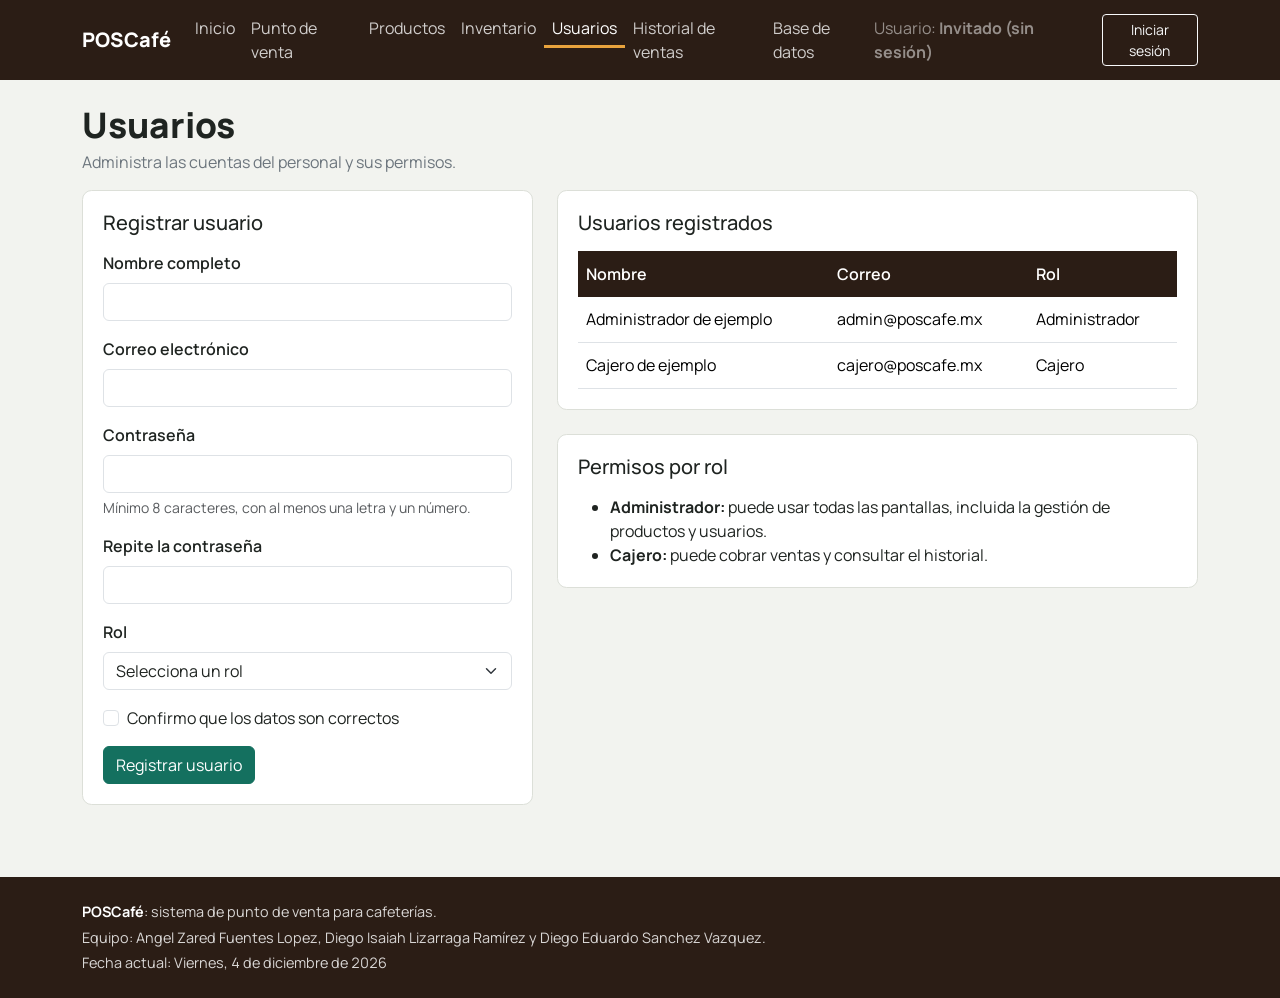
<file: usuarios.html>
<!DOCTYPE html>
<html lang="es">
<head>
  <meta charset="utf-8">
  <meta name="viewport" content="width=device-width, initial-scale=1">
  <title>Usuarios | POSCafé</title>
  <link rel="preconnect" href="https://fonts.googleapis.com">
  <link rel="preconnect" href="https://fonts.gstatic.com" crossorigin>
  <link rel="stylesheet" href="https://fonts.googleapis.com/css2?family=Manrope:wght@400;500;600;700;800&amp;display=swap">
  <link rel="stylesheet" href="https://cdn.jsdelivr.net/npm/bootstrap@5.3.3/dist/css/bootstrap.min.css">
  <link rel="stylesheet" href="css/estilos.css">
</head>
<body>
  <header>
    <nav class="navbar navbar-expand-lg navbar-dark menu-principal" aria-label="Menú principal">
      <div class="container">
        <a class="navbar-brand" href="index.html">POSCafé</a>
        <button class="navbar-toggler" type="button" data-bs-toggle="collapse" data-bs-target="#menu" aria-controls="menu" aria-expanded="false" aria-label="Abrir o cerrar el menú">
          <span class="navbar-toggler-icon"></span>
        </button>
        <div class="collapse navbar-collapse" id="menu">
          <ul class="navbar-nav me-auto mb-2 mb-lg-0">
          <li class="nav-item"><a class="nav-link" href="index.html">Inicio</a></li>
          <li class="nav-item"><a class="nav-link" href="pos.html">Punto de venta</a></li>
          <li class="nav-item"><a class="nav-link" href="productos.html">Productos</a></li>
          <li class="nav-item"><a class="nav-link" href="inventario.html">Inventario</a></li>
          <li class="nav-item"><a class="nav-link active" aria-current="page" href="usuarios.html">Usuarios</a></li>
          <li class="nav-item"><a class="nav-link" href="ventas.html">Historial de ventas</a></li>
          <li class="nav-item"><a class="nav-link" href="base-datos.html">Base de datos</a></li>
          </ul>
          <div id="zona-sesion" class="d-flex align-items-center"></div>
        </div>
      </div>
    </nav>
  </header>

  <div id="avisos" class="avisos" aria-live="polite"></div>

  <main class="container py-4">
    <h1 class="mb-1">Usuarios</h1>
    <p class="text-secondary">Administra las cuentas del personal y sus permisos.</p>
    <div class="row g-4">
      <div class="col-lg-5">
        <section class="tarjeta" aria-labelledby="titulo-usr">
          <h2 id="titulo-usr" class="h5 mb-3">Registrar usuario</h2>
          <form id="form-usuario" novalidate>
            <div class="mb-3">
              <label for="nombre" class="form-label">Nombre completo</label>
              <input type="text" class="form-control" id="nombre" name="nombre" autocomplete="off">
              <div class="invalid-feedback" data-error="nombre"></div>
            </div>
            <div class="mb-3">
              <label for="correo" class="form-label">Correo electrónico</label>
              <input type="email" class="form-control" id="correo" name="correo" autocomplete="off">
              <div class="invalid-feedback" data-error="correo"></div>
            </div>
            <div class="mb-3">
              <label for="contrasena" class="form-label">Contraseña</label>
              <input type="password" class="form-control" id="contrasena" name="contrasena" autocomplete="new-password" aria-describedby="ayuda-contrasena">
              <div class="form-text" id="ayuda-contrasena">Mínimo 8 caracteres, con al menos una letra y un número.</div>
              <div class="invalid-feedback" data-error="contrasena"></div>
            </div>
            <div class="mb-3">
              <label for="confirmacion" class="form-label">Repite la contraseña</label>
              <input type="password" class="form-control" id="confirmacion" name="confirmacion" autocomplete="new-password">
              <div class="invalid-feedback" data-error="confirmacion"></div>
            </div>
            <div class="mb-3">
              <label for="rol" class="form-label">Rol</label>
              <select class="form-select" id="rol" name="rol"></select>
              <div class="invalid-feedback" data-error="rol"></div>
            </div>
            <div class="form-check mb-3">
              <input class="form-check-input" type="checkbox" id="confirmo" name="confirmo">
              <label class="form-check-label" for="confirmo">Confirmo que los datos son correctos</label>
              <div class="invalid-feedback" data-error="confirmo"></div>
            </div>
            <button type="submit" class="btn btn-primary">Registrar usuario</button>
          </form>
        </section>
      </div>
      <div class="col-lg-7">
        <section class="tarjeta mb-4" aria-labelledby="titulo-lista-usr">
          <h2 id="titulo-lista-usr" class="h5 mb-3">Usuarios registrados</h2>
          <div class="table-responsive">
            <table class="table align-middle mb-0">
              <thead>
                <tr><th scope="col">Nombre</th><th scope="col">Correo</th><th scope="col">Rol</th></tr>
              </thead>
              <tbody id="tabla-usuarios"></tbody>
            </table>
          </div>
        </section>
        <section class="tarjeta" aria-labelledby="titulo-roles">
          <h2 id="titulo-roles" class="h5 mb-3">Permisos por rol</h2>
          <ul class="mb-0">
            <li><strong>Administrador:</strong> puede usar todas las pantallas, incluida la gestión de productos y usuarios.</li>
            <li><strong>Cajero:</strong> puede cobrar ventas y consultar el historial.</li>
          </ul>
        </section>
      </div>
    </div>
  </main>

  <footer class="pie">
    <div class="container">
      <p class="mb-1"><strong>POSCafé</strong>: sistema de punto de venta para cafeterías.</p>
      <p class="mb-1">Equipo: Angel Zared Fuentes Lopez, Diego Isaiah Lizarraga Ramírez y Diego Eduardo Sanchez Vazquez.</p>
      <p class="mb-0">Fecha actual: <span data-fecha></span></p>
    </div>
  </footer>

  <script src="https://cdn.jsdelivr.net/npm/bootstrap@5.3.3/dist/js/bootstrap.bundle.min.js"></script>
  <script src="js/logica.js"></script>
  <script src="js/datos.js"></script>
  <script src="js/almacen.js"></script>
  <script src="js/api.js"></script>
  <script src="js/fecha.js"></script>
  <script src="js/formularios.js"></script>
  <script src="js/validaciones.js"></script>
  <script src="js/app.js"></script>
  <script src="js/usuarios.js"></script>
</body>
</html>
</file>
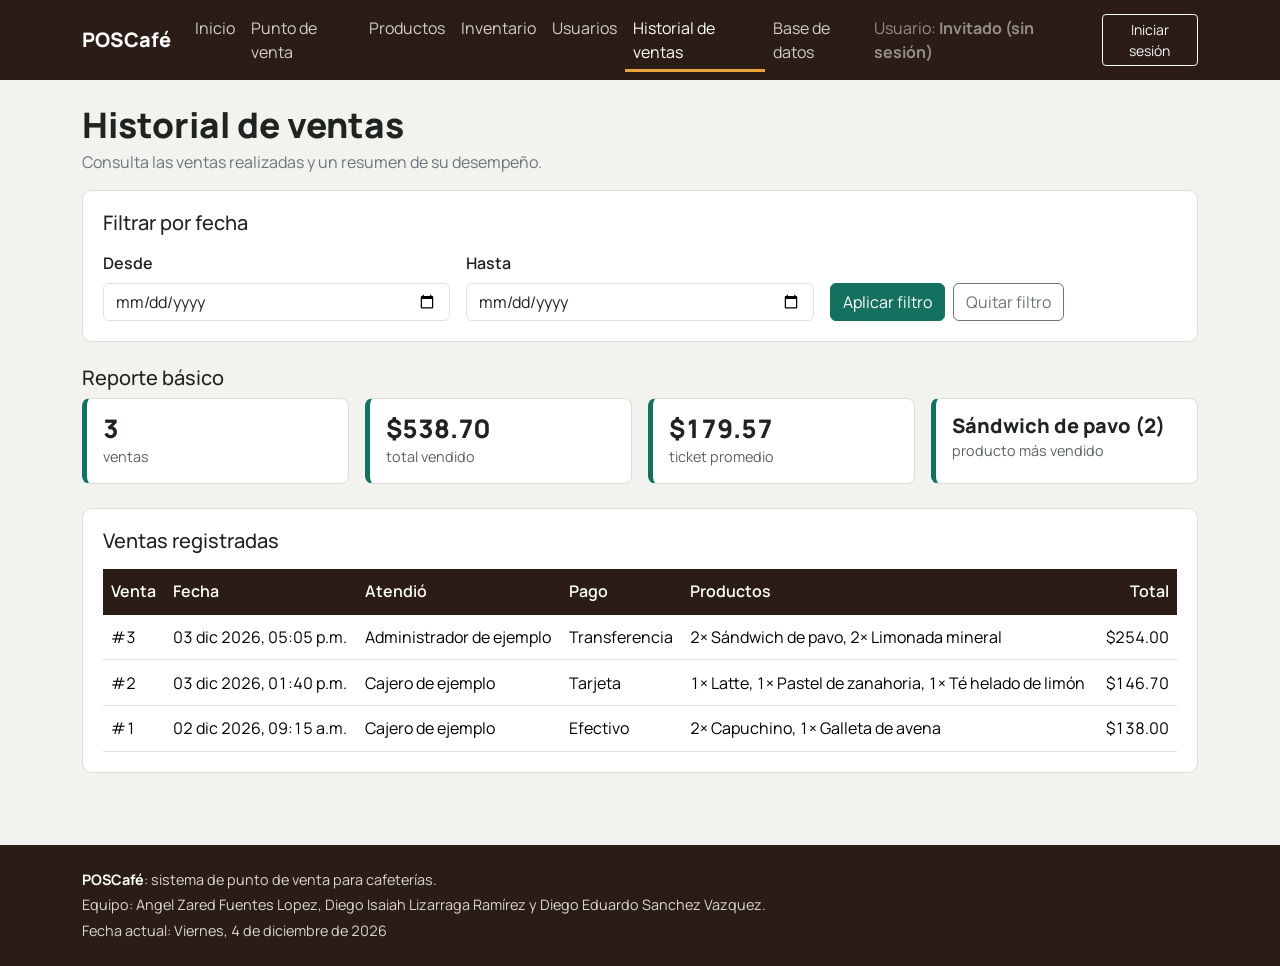
<file: ventas.html>
<!DOCTYPE html>
<html lang="es">
<head>
  <meta charset="utf-8">
  <meta name="viewport" content="width=device-width, initial-scale=1">
  <title>Historial de ventas | POSCafé</title>
  <link rel="preconnect" href="https://fonts.googleapis.com">
  <link rel="preconnect" href="https://fonts.gstatic.com" crossorigin>
  <link rel="stylesheet" href="https://fonts.googleapis.com/css2?family=Manrope:wght@400;500;600;700;800&amp;display=swap">
  <link rel="stylesheet" href="https://cdn.jsdelivr.net/npm/bootstrap@5.3.3/dist/css/bootstrap.min.css">
  <link rel="stylesheet" href="css/estilos.css">
</head>
<body>
  <header>
    <nav class="navbar navbar-expand-lg navbar-dark menu-principal" aria-label="Menú principal">
      <div class="container">
        <a class="navbar-brand" href="index.html">POSCafé</a>
        <button class="navbar-toggler" type="button" data-bs-toggle="collapse" data-bs-target="#menu" aria-controls="menu" aria-expanded="false" aria-label="Abrir o cerrar el menú">
          <span class="navbar-toggler-icon"></span>
        </button>
        <div class="collapse navbar-collapse" id="menu">
          <ul class="navbar-nav me-auto mb-2 mb-lg-0">
          <li class="nav-item"><a class="nav-link" href="index.html">Inicio</a></li>
          <li class="nav-item"><a class="nav-link" href="pos.html">Punto de venta</a></li>
          <li class="nav-item"><a class="nav-link" href="productos.html">Productos</a></li>
          <li class="nav-item"><a class="nav-link" href="inventario.html">Inventario</a></li>
          <li class="nav-item"><a class="nav-link" href="usuarios.html">Usuarios</a></li>
          <li class="nav-item"><a class="nav-link active" aria-current="page" href="ventas.html">Historial de ventas</a></li>
          <li class="nav-item"><a class="nav-link" href="base-datos.html">Base de datos</a></li>
          </ul>
          <div id="zona-sesion" class="d-flex align-items-center"></div>
        </div>
      </div>
    </nav>
  </header>

  <div id="avisos" class="avisos" aria-live="polite"></div>

  <main class="container py-4">
    <h1 class="mb-1">Historial de ventas</h1>
    <p class="text-secondary">Consulta las ventas realizadas y un resumen de su desempeño.</p>

    <section class="tarjeta mb-4" aria-labelledby="titulo-filtro">
      <h2 id="titulo-filtro" class="h5 mb-3">Filtrar por fecha</h2>
      <form id="form-filtro" class="row g-3 align-items-start" novalidate>
        <div class="col-sm-4">
          <label for="desde" class="form-label">Desde</label>
          <input type="date" class="form-control" id="desde" name="desde">
          <div class="invalid-feedback" data-error="desde"></div>
        </div>
        <div class="col-sm-4">
          <label for="hasta" class="form-label">Hasta</label>
          <input type="date" class="form-control" id="hasta" name="hasta">
          <div class="invalid-feedback" data-error="hasta"></div>
        </div>
        <div class="col-sm-4 d-flex gap-2 align-self-end">
          <button type="submit" class="btn btn-primary">Aplicar filtro</button>
          <button type="button" class="btn btn-outline-secondary" id="btn-quitar-filtro">Quitar filtro</button>
        </div>
      </form>
    </section>

    <h2 class="h5">Reporte básico</h2>
    <div class="row g-3 mb-4">
      <div class="col-6 col-lg-3"><div class="dato"><span class="dato-valor" id="rep-cantidad">0</span><span class="dato-etiqueta">ventas</span></div></div>
      <div class="col-6 col-lg-3"><div class="dato"><span class="dato-valor" id="rep-total">$0.00</span><span class="dato-etiqueta">total vendido</span></div></div>
      <div class="col-6 col-lg-3"><div class="dato"><span class="dato-valor" id="rep-promedio">$0.00</span><span class="dato-etiqueta">ticket promedio</span></div></div>
      <div class="col-6 col-lg-3"><div class="dato"><span class="dato-valor fs-5" id="rep-top">Sin ventas</span><span class="dato-etiqueta">producto más vendido</span></div></div>
    </div>

    <section class="tarjeta" aria-labelledby="titulo-tabla-ventas">
      <h2 id="titulo-tabla-ventas" class="h5 mb-3">Ventas registradas</h2>
      <div class="table-responsive">
        <table class="table align-middle mb-0">
          <thead>
            <tr><th scope="col">Venta</th><th scope="col">Fecha</th><th scope="col">Atendió</th><th scope="col">Pago</th><th scope="col">Productos</th><th scope="col" class="text-end">Total</th></tr>
          </thead>
          <tbody id="tabla-ventas"></tbody>
        </table>
      </div>
      <p id="ventas-vacio" class="text-secondary mt-3 mb-0 d-none">No hay ventas en ese periodo. Prueba con otro rango de fechas.</p>
    </section>
  </main>

  <footer class="pie">
    <div class="container">
      <p class="mb-1"><strong>POSCafé</strong>: sistema de punto de venta para cafeterías.</p>
      <p class="mb-1">Equipo: Angel Zared Fuentes Lopez, Diego Isaiah Lizarraga Ramírez y Diego Eduardo Sanchez Vazquez.</p>
      <p class="mb-0">Fecha actual: <span data-fecha></span></p>
    </div>
  </footer>

  <script src="https://cdn.jsdelivr.net/npm/bootstrap@5.3.3/dist/js/bootstrap.bundle.min.js"></script>
  <script src="js/logica.js"></script>
  <script src="js/datos.js"></script>
  <script src="js/almacen.js"></script>
  <script src="js/api.js"></script>
  <script src="js/fecha.js"></script>
  <script src="js/formularios.js"></script>
  <script src="js/validaciones.js"></script>
  <script src="js/app.js"></script>
  <script src="js/ventas.js"></script>
</body>
</html>
</file>
<file: css/estilos.css>
:root {
  --espresso: #2b1d15;
  --espresso-2: #4a3326;
  --jade: #14705f;
  --jade-oscuro: #0e5448;
  --ambar: #e8a33d;
  --fondo: #f2f3ef;
  --superficie: #ffffff;
  --tinta: #1f2421;
  --tinta-suave: #5a625d;
  --borde: #dcdfd8;
  --cat-1: #7a4b2a;   /* Cafés */
  --cat-2: #1f7a9c;   /* Bebidas frías */
  --cat-3: #b5476b;   /* Postres */
  --cat-4: #6b7f2a;   /* Alimentos */

  /* Ajustes de Bootstrap */
  --bs-primary: #14705f;
  --bs-primary-rgb: 20, 112, 95;
  --bs-link-color: #0e5448;
  --bs-link-hover-color: #0a3f36;
  --bs-body-color: #1f2421;
  --bs-body-font-family: "Manrope", system-ui, -apple-system, "Segoe UI", Roboto, sans-serif;
}

body {
  background: var(--fondo);
  font-variant-numeric: tabular-nums;
}

:focus-visible {
  outline: 3px solid var(--ambar);
  outline-offset: 2px;
}

/* Utilidades mínimas por si Bootstrap no carga */
.d-none { display: none !important; }
.d-block { display: block !important; }

/* ---------- Botones ---------- */
.btn-primary {
  --bs-btn-bg: var(--jade);
  --bs-btn-border-color: var(--jade);
  --bs-btn-hover-bg: var(--jade-oscuro);
  --bs-btn-hover-border-color: var(--jade-oscuro);
  --bs-btn-active-bg: #0a3f36;
  --bs-btn-active-border-color: #0a3f36;
  --bs-btn-disabled-bg: var(--jade);
  --bs-btn-disabled-border-color: var(--jade);
}
.btn-outline-primary {
  --bs-btn-color: var(--jade-oscuro);
  --bs-btn-border-color: var(--jade);
  --bs-btn-hover-bg: var(--jade);
  --bs-btn-hover-border-color: var(--jade);
  --bs-btn-active-bg: var(--jade-oscuro);
  --bs-btn-active-border-color: var(--jade-oscuro);
}

/* ---------- Menú ---------- */
.menu-principal { background: var(--espresso); }
.menu-principal .navbar-brand { font-weight: 800; letter-spacing: 0.01em; }
.menu-principal .nav-link { color: rgba(255, 255, 255, 0.78); padding-inline: 0.85rem; }
.menu-principal .nav-link:hover,
.menu-principal .nav-link:focus { color: #fff; }
.menu-principal .nav-link.active {
  color: #fff;
  box-shadow: inset 0 -3px 0 var(--ambar);
}

/* ---------- Estructura general ---------- */
main { min-height: 70vh; }
h1 { font-weight: 800; font-size: clamp(1.6rem, 2.2vw + 1rem, 2.2rem); }
h2, h3 { font-weight: 700; }

.tarjeta {
  background: var(--superficie);
  border: 1px solid var(--borde);
  border-radius: 0.6rem;
  padding: 1.25rem;
}
.saludo { color: var(--jade-oscuro); font-weight: 700; margin: 0; }

.avisos {
  position: fixed;
  top: 4.5rem;
  right: 1rem;
  z-index: 1080;
  width: min(24rem, calc(100vw - 2rem));
}

.pie {
  background: var(--espresso);
  color: rgba(255, 255, 255, 0.82);
  margin-top: 3rem;
  padding: 1.5rem 0;
  font-size: 0.9rem;
}
.pie strong { color: #fff; }

/* ---------- Resumen del día ---------- */
.dato {
  background: var(--superficie);
  border: 1px solid var(--borde);
  border-left: 5px solid var(--jade);
  border-radius: 0.5rem;
  padding: 0.9rem 1rem;
  height: 100%;
}
.dato-valor { display: block; font-size: 1.6rem; font-weight: 800; line-height: 1.2; }
.dato-etiqueta { color: var(--tinta-suave); font-size: 0.9rem; }

/* ---------- Productos del punto de venta ---------- */
.producto {
  --cat: var(--cat-1);
  width: 100%;
  height: 100%;
  min-height: 94px;
  display: flex;
  flex-direction: column;
  gap: 0.15rem;
  text-align: left;
  background: var(--superficie);
  border: 1px solid var(--borde);
  border-left: 6px solid var(--cat);
  border-radius: 0.5rem;
  padding: 0.7rem 0.85rem;
  color: var(--tinta);
}
.producto.cat-1 { --cat: var(--cat-1); }
.producto.cat-2 { --cat: var(--cat-2); }
.producto.cat-3 { --cat: var(--cat-3); }
.producto.cat-4 { --cat: var(--cat-4); }
.producto:hover:not(:disabled) { box-shadow: 0 3px 0 var(--cat); }
.producto:active:not(:disabled) { transform: translateY(1px); }
.producto:disabled { opacity: 0.55; cursor: not-allowed; }
.producto-nombre { font-weight: 700; line-height: 1.25; }
.producto-precio { font-weight: 800; color: var(--cat); }
.producto-stock { font-size: 0.8rem; color: var(--tinta-suave); margin-top: auto; }

/* ---------- Ticket (la pieza principal del punto de venta) ---------- */
.ticket {
  position: relative;
  background: #fff;
  border: 1px solid var(--borde);
  border-bottom: 0;
  border-radius: 0.5rem 0.5rem 0 0;
  padding: 1.25rem 1.25rem 1.5rem;
  margin-bottom: 14px;
}
.ticket::after {            /* borde "rasgado" de papel de ticket */
  content: "";
  position: absolute;
  left: -1px;
  right: -1px;
  bottom: -10px;
  height: 10px;
  background:
    linear-gradient(135deg, #fff 5px, transparent 0) 0 0 / 10px 10px repeat-x,
    linear-gradient(225deg, #fff 5px, transparent 0) 0 0 / 10px 10px repeat-x;
}
.ticket-fecha { color: var(--tinta-suave); font-size: 0.85rem; margin-bottom: 0.75rem; }
.lista-ticket { list-style: none; padding: 0; margin: 0 0 0.75rem; border-top: 2px dashed var(--borde); }
.linea {
  display: grid;
  grid-template-columns: 1fr auto auto auto;
  align-items: center;
  gap: 0.6rem;
  padding: 0.55rem 0;
  border-bottom: 1px dashed var(--borde);
}
.linea-nombre { font-weight: 600; line-height: 1.2; }
.linea-nombre small { display: block; font-weight: 400; color: var(--tinta-suave); }
.linea-nombre .linea-nota { color: var(--jade-oscuro); font-style: italic; margin-top: 0.1rem; }
.linea-cantidad { display: flex; align-items: center; gap: 0.4rem; }
.linea-cantidad span { min-width: 1.4rem; text-align: center; font-weight: 700; }
.linea-importe { min-width: 4.5rem; text-align: right; font-weight: 700; }
.linea-acciones { display: flex; align-items: center; gap: 0.4rem; }

.usuario-ticket {
  background: #f3f6f4;
  border-left: 4px solid var(--jade);
  border-radius: 0.35rem;
  padding: 0.4rem 0.65rem;
  font-size: 0.875rem;
}

.edicion-carrito {
  background: #f8f9f6;
  border: 1px solid var(--borde);
  border-radius: 0.5rem;
  padding: 0.85rem;
}

.totales { margin: 0 0 1rem; }
.totales div { display: flex; justify-content: space-between; padding: 0.15rem 0; }
.totales dt, .totales dd { margin: 0; font-weight: 500; }
.totales .total-final {
  border-top: 2px solid var(--tinta);
  margin-top: 0.4rem;
  padding-top: 0.5rem;
  font-size: 1.35rem;
}
.totales .total-final dt, .totales .total-final dd { font-weight: 800; }

/* ---------- Calculadora ---------- */
.calc { max-width: 340px; margin-inline: auto; }
.calc-expresion { min-height: 1.4rem; text-align: right; color: var(--tinta-suave); font-size: 0.85rem; }
.calc-pantalla {
  display: block;
  min-height: 3.4rem;
  padding: 0.5rem 0.9rem;
  background: var(--espresso);
  color: #fff;
  border-radius: 0.5rem;
  font-size: 2rem;
  font-weight: 700;
  text-align: right;
  white-space: nowrap;
  overflow: hidden;
  text-overflow: ellipsis;
}
.calc-pantalla.calc-error { color: #ffb4a8; }
.calc-teclas { display: grid; grid-template-columns: repeat(4, 1fr); gap: 0.5rem; margin-top: 0.75rem; }
.calc-tecla {
  padding: 0.75rem 0;
  font-size: 1.15rem;
  font-weight: 700;
  background: #fff;
  border: 1px solid var(--borde);
  border-radius: 0.5rem;
  color: var(--tinta);
}
.calc-tecla:hover { background: #f3f6f4; }
.calc-tecla.op { background: #e6f0ed; color: var(--jade-oscuro); }
.calc-tecla.igual { background: var(--jade); border-color: var(--jade); color: #fff; }
.calc-tecla.igual:hover { background: var(--jade-oscuro); }

/* ---------- Tablas y formularios ---------- */
.table > :not(caption) > * > * { padding-block: 0.65rem; }
.table thead th { background: var(--espresso); color: #fff; font-weight: 600; border-color: var(--espresso); }
.form-label, legend.h6 { font-weight: 600; }
.invalid-feedback { font-size: 0.875rem; }

.cuadro-bd {
  background: var(--superficie);
  border: 1px solid var(--borde);
  border-radius: 0.5rem;
  padding: 1rem 1.1rem;
  height: 100%;
}
.cuadro-bd code { color: var(--jade-oscuro); }

@media (max-width: 575.98px) {
  .linea { grid-template-columns: 1fr auto; }
  .linea-importe { text-align: left; }
}

@media (prefers-reduced-motion: reduce) {
  * { transition: none !important; animation: none !important; }
}
</file>
